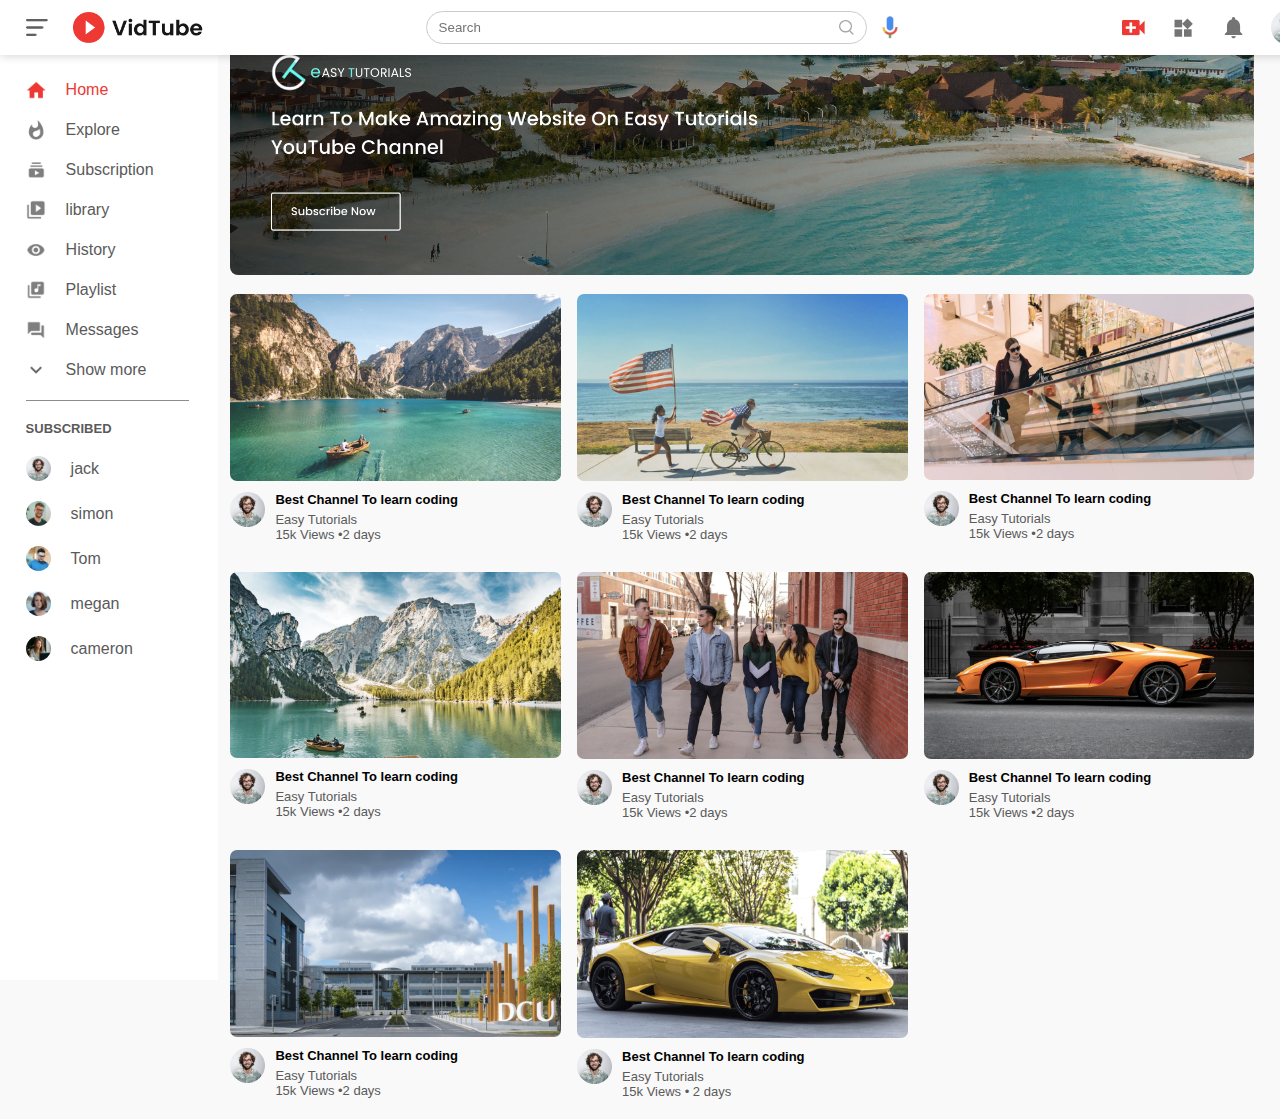
<file: index.html>
<!DOCTYPE html>
<html lang="en">
<head>
    <meta charset="UTF-8">
    <meta http-equiv="X-UA-Compatible" content="IE=edge">
    <meta name="viewport" content="width=device-width, initial-scale=1.0">
    <title>youtube</title>
    <!-- css link -->
    <link rel="stylesheet" href="styles/style.css">
</head>
<body>
    <!-- header start -->
<header>
    <!-- top nav bar -->
    <nav class="flex-div">
      <div class="nav-left flex-div">
        <img src="images/menu.png" alt="" onclick="menuIcon()" class="menu-icon">
        <img src="images/logo.png" alt="" class="logo">
      </div>
      <div class="nav-middle flex-div">
        <div class="search-box flex-div">
          <input type="text" placeholder="Search">
          <img src="images/search.png" alt="">
        </div>
        <img src="images/voice-search.png" alt="" class="mic-icon">
      </div>
      <div class="nav-right flex-div">
        <img src="images/upload.png" alt="">
        <img src="images/more.png" alt="">
        <img src="images/notification.png" alt="">
        <img src="images/Jack.png" alt="" class="user-icon">
      </div>
    </nav>
    <!-- side nav bar -->
    <div id="sideBar" class="sidebar">
      <div class="shortcut-links ">
        <a href=""><img src="images/home.png" alt=""><p>Home</p></img></a>
        <a href=""><img src="images/explore.png" alt=""><p>Explore</p></img></a>
        <a href=""><img src="images/subscriprion.png" alt=""><p>Subscription</p></img></a>
        <a href=""><img src="images/library.png" alt=""><p>library</p></img></a>
        <a href=""><img src="images/history.png" alt=""><p>History</p></img></a>
        <a href=""><img src="images/playlist.png" alt=""><p>Playlist</p></img></a>
        <a href=""><img src="images/messages.png" alt=""><p>Messages</p></img></a>
        <a href=""><img src="images//show-more.png" alt=""><p>Show more</p></img></a> 
        <hr>
      </div>
      <div class="subscribed-list">
        <h3>SUBSCRIBED</h3>
          <a href=""><img src="images/Jack.png" alt=""><p>jack</p></img></a>
          <a href=""><img src="images/simon.png" alt=""><p>simon</p></img></a>
          <a href=""><img src="images/tom.png" alt=""><p>Tom</p></img></a>
          <a href=""><img src="images/megan.png" alt=""><p>megan</p></img></a>
          <a href=""><img src="images/cameron.png" alt=""><p>cameron</p></img></a>
      </div>
    </div>
</header>
 <!-- header end -->
    <!-- main start -->
<main>
  <section id="largeConatiner" class="container">
    <div class="banner">
      <img src="images/banner.png" alt="">
    </div>
    <div class="list-container">
      <div class="vid-list">
        <a href="playVideo.html"><img src="images/thumbnail1.png" class="thumbnail"></a>
        <div class="flex-div">
          <img src="images/Jack.png" alt="">
            <div class="vid-info">
              <a href="playVideo.html">Best Channel To learn coding</a>
              <p>Easy Tutorials</p>
              <p>15k Views &bull;2 days</p>
            </div>
          </img>
        </div>
      </div>
      <div class="vid-list">
        <a href="playVideo.html"><img src="images/thumbnail2.png" class="thumbnail"></a>
        <div class="flex-div">
          <img src="images/Jack.png" alt="">
            <div class="vid-info">
              <a href="">Best Channel To learn coding</a>
              <p>Easy Tutorials</p>
              <p>15k Views &bull;2 days</p>
            </div>
          </img>
        </div>
      </div>
      <div class="vid-list">
        <a href="playVideo.html"><img src="images/thumbnail3.png" class="thumbnail"></a>
        <div class="flex-div">
          <img src="images/Jack.png" alt="">
            <div class="vid-info">
              <a href="">Best Channel To learn coding</a>
              <p>Easy Tutorials</p>
              <p>15k Views &bull;2 days</p>
            </div>
          </img>
        </div>
      </div>
      <div class="vid-list">
        <a href="playVideo.html"><img src="images/thumbnail4.png" class="thumbnail"></a>
        <div class="flex-div">
          <img src="images/Jack.png" alt="">
            <div class="vid-info">
              <a href="">Best Channel To learn coding</a>
              <p>Easy Tutorials</p>
              <p>15k Views &bull;2 days</p>
            </div>
          </img>
        </div>
      </div>
      <div class="vid-list">
        <a href="playVideo.html"><img src="images/thumbnail5.png" class="thumbnail"></a>
        <div class="flex-div">
          <img src="images/Jack.png" alt="">
            <div class="vid-info">
              <a href="">Best Channel To learn coding</a>
              <p>Easy Tutorials</p>
              <p>15k Views &bull;2 days</p>
            </div>
          </img>
        </div>
      </div>
      <div class="vid-list">
        <a href="playVideo.html"><img src="images/thumbnail6.png" class="thumbnail"></a>
        <div class="flex-div">
          <img src="images/Jack.png" alt="">
            <div class="vid-info">
              <a href="">Best Channel To learn coding</a>
              <p>Easy Tutorials</p>
              <p>15k Views &bull;2 days</p>
            </div>
          </img>
        </div>
      </div>
      <div class="vid-list">
        <a href="playVideo.html"><img src="images/thumbnail7.png" class="thumbnail"></a>
        <div class="flex-div">
          <img src="images/Jack.png" alt="">
            <div class="vid-info">
              <a href="">Best Channel To learn coding</a>
              <p>Easy Tutorials</p>
              <p>15k Views &bull;2 days</p>
            </div>
          </img>
        </div>
      </div>
      <div class="vid-list">
        <a href="playVideo.html"><img src="images/thumbnail8.png" class="thumbnail"></a>
        <div class="flex-div">
          <img src="images/Jack.png" alt="">
            <div class="vid-info">
              <a href="">Best Channel To learn coding</a>
              <p>Easy Tutorials</p>
              <p>15k Views &bull; 2 days</p>
            </div>
          </img>
        </div>
      </div>
    </div>
  </section>
</main>
 <!-- main end -->
    <!-- footer start -->
<footer></footer>
 <!-- footer end -->
 <!-- js link -->
 <script src="function/main.js"></script>
</body>
</html>
</file>
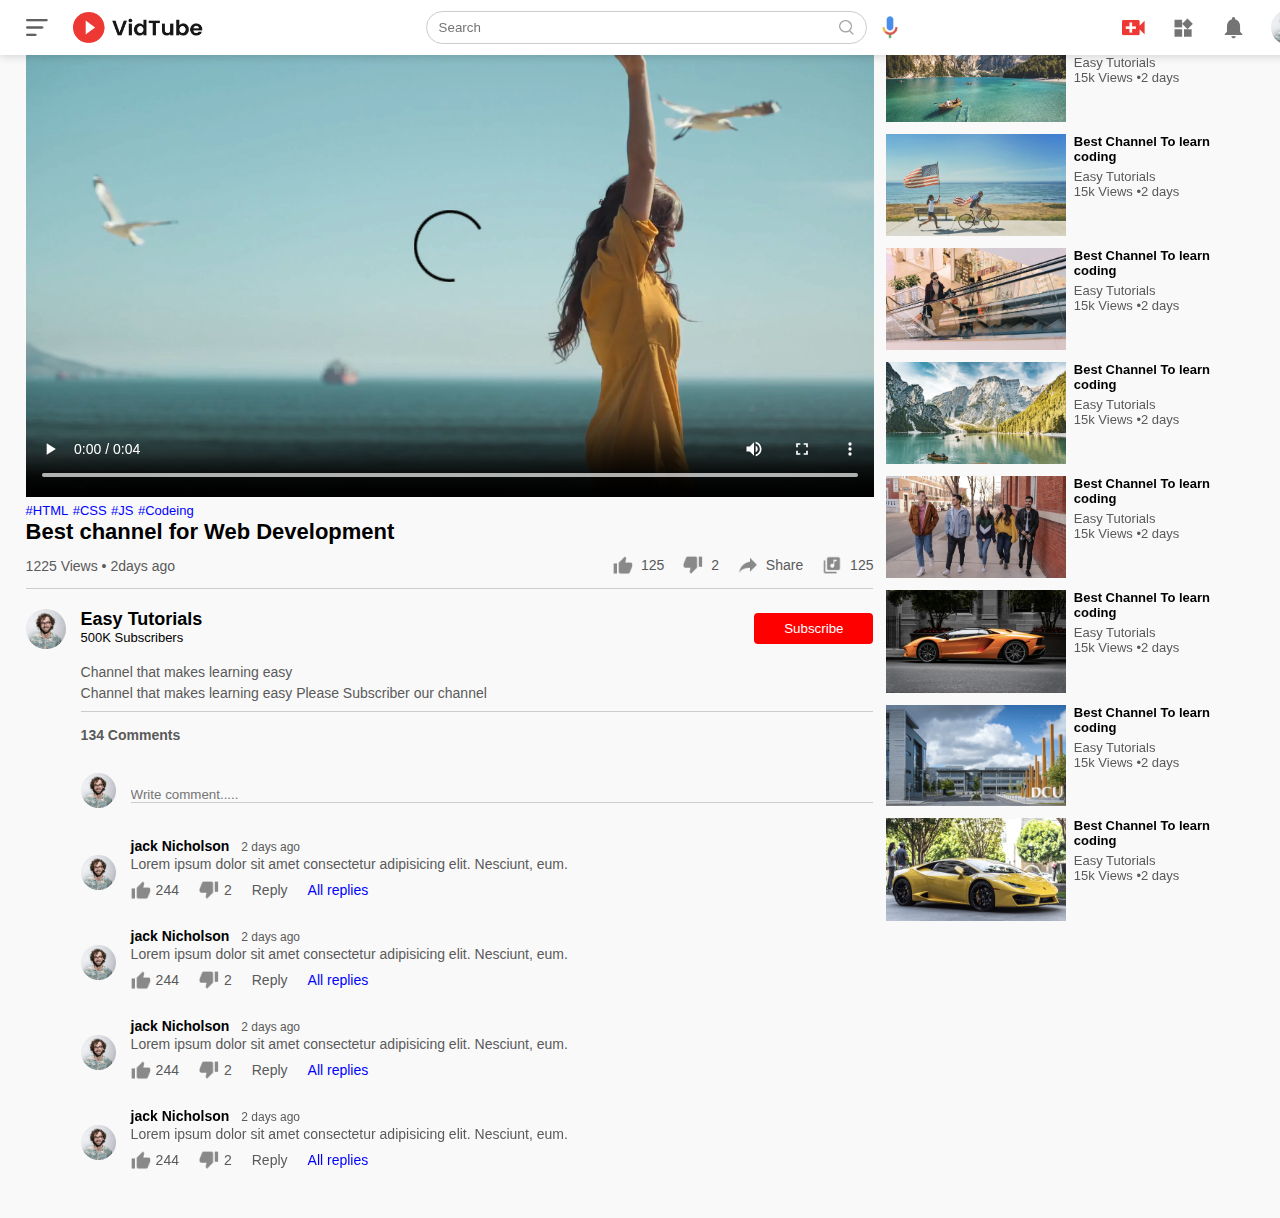
<file: playVideo.html>
<!DOCTYPE html>
<html lang="en">
<head>
    <meta charset="UTF-8">
    <meta http-equiv="X-UA-Compatible" content="IE=edge">
    <meta name="viewport" content="width=device-width, initial-scale=1.0">
    <title>Play-video</title>
    <link rel="stylesheet" href="styles/style.css">
</head>
<body>
    <header>
        <!-- top nav bar -->
    <nav class="flex-div">
        <div class="nav-left flex-div">
          <img src="images/menu.png" alt="" onclick="menuIcon()" class="menu-icon">
          <img src="images/logo.png" alt="" class="logo">
        </div>
        <div class="nav-middle flex-div">
          <div class="search-box flex-div">
            <input type="text" placeholder="Search">
            <img src="images/search.png" alt="">
          </div>
          <img src="images/voice-search.png" alt="" class="mic-icon">
        </div>
        <div class="nav-right flex-div">
          <img src="images/upload.png" alt="">
          <img src="images/more.png" alt="">
          <img src="images/notification.png" alt="">
          <img src="images/Jack.png" alt="" class="user-icon">
        </div>
      </nav>
    </header>
    <!-- side menu -->
    
    <!-- header end -->
    <!-- main start -->
    <main>
        <div class="container play-container">
            <div class="row">
                <div class="play-video">
                    <video controls autoplay>
                        <source src="images/video.mp4" type="video/mp4">
                    </video>
                    <div class="tags">
                        <a href="">#HTML</a>
                        <a href="">#CSS</a>
                        <a href="">#JS</a>
                        <a href="">#Codeing</a>
                    </div>
                    <h3>Best channel for Web Development</h3>
                    <div class="play-video-info">
                        <p>1225 Views &bull; 2days ago</p>
                        <div>
                            <a href=""><img src="images/like.png" alt="">125</a>
                            <a href=""><img src="images/dislike.png" alt="">2</a>
                            <a href=""><img src="images/share.png" alt="">Share</a>
                            <a href=""><img src="images/save.png" alt="">125</a>
                        </div>
                    </div>
                    <hr>
                    <div class="plublisher">
                        <img src="images/Jack.png" alt="">
                        <div>
                            <p>Easy Tutorials</p>
                            <span>500K Subscribers</span>
                        </div>
                        <button type="button">Subscribe</button>
                    </div>
                    <div class="vid-description">
                        <p>Channel that makes learning easy</p>
                        <p>Channel that makes learning easy Please Subscriber our channel</p>
                        <hr>
                        <h4>134 Comments</h4>
                        <div class="add-comment">
                            <img src="images/Jack.png" alt="">
                            <input type="text" placeholder="Write comment.....">
                        </div>
                        <div class="old-comment">
                            <img src="images/Jack.png" alt="">
                            <div>
                                <h3>jack Nicholson <span>2 days ago</span></h3>
                                <p>Lorem ipsum dolor sit amet consectetur adipisicing elit. Nesciunt, eum.</p>
                                <div class="acomment-action">
                                    <img src="images/like.png" alt="">
                                    <span>244</span>
                                    <img src="images/dislike.png" alt="">
                                    <span>2</span>
                                    <span>Reply</span>
                                    <a href="">All replies</a>
                                </div>
                            </div>
                        </div>
                        <div class="old-comment">
                            <img src="images/Jack.png" alt="">
                            <div>
                                <h3>jack Nicholson <span>2 days ago</span></h3>
                                <p>Lorem ipsum dolor sit amet consectetur adipisicing elit. Nesciunt, eum.</p>
                                <div class="acomment-action">
                                    <img src="images/like.png" alt="">
                                    <span>244</span>
                                    <img src="images/dislike.png" alt="">
                                    <span>2</span>
                                    <span>Reply</span>
                                    <a href="">All replies</a>
                                </div>
                            </div>
                        </div>
                        <div class="old-comment">
                            <img src="images/Jack.png" alt="">
                            <div>
                                <h3>jack Nicholson <span>2 days ago</span></h3>
                                <p>Lorem ipsum dolor sit amet consectetur adipisicing elit. Nesciunt, eum.</p>
                                <div class="acomment-action">
                                    <img src="images/like.png" alt="">
                                    <span>244</span>
                                    <img src="images/dislike.png" alt="">
                                    <span>2</span>
                                    <span>Reply</span>
                                    <a href="">All replies</a>
                                </div>
                            </div>
                        </div>
                        <div class="old-comment">
                            <img src="images/Jack.png" alt="">
                            <div>
                                <h3>jack Nicholson <span>2 days ago</span></h3>
                                <p>Lorem ipsum dolor sit amet consectetur adipisicing elit. Nesciunt, eum.</p>
                                <div class="acomment-action">
                                    <img src="images/like.png" alt="">
                                    <span>244</span>
                                    <img src="images/dislike.png" alt="">
                                    <span>2</span>
                                    <span>Reply</span>
                                    <a href="">All replies</a>
                                </div>
                            </div>
                        </div>
                    </div>
                    
                </div>
                <div class="right-sidebar">
                    <div class="side-video-list">
                        <a href="" class="small-thumbnail"><img src="images/thumbnail1.png" alt=""></a>
                        <div class="vid-info">
                            <a href="playVideo.html">Best Channel To learn coding</a>
                            <p>Easy Tutorials</p>
                            <p>15k Views &bull;2 days</p>
                        </div>
                    </div>  
                    <div class="side-video-list">
                        <a href="" class="small-thumbnail"><img src="images/thumbnail2.png" alt=""></a>
                        <div class="vid-info">
                            <a href="playVideo.html">Best Channel To learn coding</a>
                            <p>Easy Tutorials</p>
                            <p>15k Views &bull;2 days</p>
                        </div>
                    </div>
                    <div class="side-video-list">
                        <a href="" class="small-thumbnail"><img src="images/thumbnail3.png" alt=""></a>
                        <div class="vid-info">
                            <a href="playVideo.html">Best Channel To learn coding</a>
                            <p>Easy Tutorials</p>
                            <p>15k Views &bull;2 days</p>
                        </div>
                    </div>
                    <div class="side-video-list">
                        <a href="" class="small-thumbnail"><img src="images/thumbnail4.png" alt=""></a>
                        <div class="vid-info">
                            <a href="playVideo.html">Best Channel To learn coding</a>
                            <p>Easy Tutorials</p>
                            <p>15k Views &bull;2 days</p>
                        </div>
                    </div>
                    <div class="side-video-list">
                        <a href="" class="small-thumbnail"><img src="images/thumbnail5.png" alt=""></a>
                        <div class="vid-info">
                            <a href="playVideo.html">Best Channel To learn coding</a>
                            <p>Easy Tutorials</p>
                            <p>15k Views &bull;2 days</p>
                        </div>
                    </div>
                    <div class="side-video-list">
                        <a href="" class="small-thumbnail"><img src="images/thumbnail6.png" alt=""></a>
                        <div class="vid-info">
                            <a href="playVideo.html">Best Channel To learn coding</a>
                            <p>Easy Tutorials</p>
                            <p>15k Views &bull;2 days</p>
                        </div>
                    </div>
                    <div class="side-video-list">
                        <a href="" class="small-thumbnail"><img src="images/thumbnail7.png" alt=""></a>
                        <div class="vid-info">
                            <a href="playVideo.html">Best Channel To learn coding</a>
                            <p>Easy Tutorials</p>
                            <p>15k Views &bull;2 days</p>
                        </div>
                    </div>
                    <div class="side-video-list">
                        <a href="" class="small-thumbnail"><img src="images/thumbnail8.png" alt=""></a>
                        <div class="vid-info">
                            <a href="playVideo.html">Best Channel To learn coding</a>
                            <p>Easy Tutorials</p>
                            <p>15k Views &bull;2 days</p>
                        </div>
                    </div>
                   
                </div>
            </div>
        </div>
    </main>
</body>
</html>
</file>
<file: styles/style.css>
*{
    margin: 0;
    padding: 0;
    font-family: 'poppins',sans-serif;
    box-shadow: border-box;
}
a{
    text-decoration: none;
    color: #5a5a5a;
}
img{
    cursor: pointer;
}
.flex-div{
    display: flex;
    align-items: center;
}
/* nav top */
nav{
    width: 100%;
    padding: 10px 2%;
    justify-content: space-between;
    box-shadow: 0 0 10px rgba(0, 0, 0, 0.2);
    background: #fff;
    position: fixed;
    top: 0;
    z-index: 10;
}
.nav-right img{
    width: 25px;
    margin-right: 25px;
}
.nav-right .user-icon{
    width: 35px;
    border-radius: 50%;
    margin-right: 0;
}
.nav-left .menu-icon{
    width: 22px;
    margin-right: 25px;
}
.nav-left .logo{
    width: 130px;
}
.nav-middle .mic-icon{
    width: 16px;
}
.nav-middle .search-box{
    margin-right: 15px;
    padding: 8px 12px;
    border: 1px solid #ccc;
    border-radius: 25px;
}
.nav-middle .search-box input{
    width: 400px;
    border:0;
    outline: 0;
    background: transparent;
}
.nav-middle .search-box img{
    width: 15px;
}
/* side nav bar */
.sidebar{
    background: #fff;
    width: 15%;
    height: 100vh;
    position: fixed;
    top: 0;
    padding-left: 2%;
    padding-top: 80px;
}
.sidebar .shortcut-links a img{
    width: 20px;
    margin-right: 20px;
}
.sidebar .shortcut-links a{
    display: flex;
    align-items: center;
    margin-bottom: 20px;
    width: fit-content;
    flex-wrap: wrap;
}
.sidebar .shortcut-links a:first-child{
  color: #ed3833;  
}
.sidebar hr{
    border: 0;
    height: 1px;
    background: rgb(141, 139, 139);
    width: 85%;
}
.sidebar .subscribed-list h3{
    font-size: 13px;
    margin: 20px 0;
    color: #5a5a5a;
}
.sidebar .subscribed-list a{
    display: flex;
    align-items: center;
    margin-bottom: 20px;
    width: fit-content;
    flex-wrap: wrap;
}
.sidebar .subscribed-list a img{
    width: 25px;
    border-radius: 50%;
    margin-right: 20px;
}
/* javascript style part */
.small-sidebar{
    width: 5%;
}
.small-sidebar a p{
    display: none;
}
.small-sidebar hr{
    width: 50%;
    margin-bottom: 20px;
}
.small-sidebar h3{
    display: none;
}
/* main section design start */
.container{
    background: #f9f9f9;
    padding-top: 20px;
    padding-bottom: 20px;
    padding-left: 18%;
    padding-right: 2%;
}
/* conatiner edsign javascript */
.lagrge-container{
    padding-left: 7%;
}
/* banner */
.banner img{
    width: 100%;
    border-radius: 8px;
}
/* video section */
.list-container{
    display: grid;
    grid-template-columns: repeat(auto-fit,minmax(250px, 1fr));
    grid-column-gap: 16px;
    grid-row-gap: 30px;
    margin-top: 15px;

}
.vid-list .thumbnail{
    width: 100%;
    border-radius: 7px;
}
.vid-list .flex-div{
    align-items: flex-start;
    margin-top: 7px;
}
.vid-list .flex-div img{
   width: 35px;
   margin-right: 10px;
   border-radius: 50%;
}
.vid-info{
    color: #5a5a5a;
    font-size: 13px;
}
.vid-info a{
    color: #000;
    font-weight: 600;
    display: block;
    margin-bottom: 5px;
}
/*  video play page */
.play-container{
    padding-left: 2%;
}
.row{
    display: flex;
    justify-content: space-between;
    flex-wrap: wrap;
}
.play-video{
    flex-basis: 69%;
}
.right-sidebar{
    flex-basis: 30%;
}
.play-video video{
    width: 100%;
}
.play-video .tags a{
    color: #0000ff;
    font-size: 13px;
}
.play-video h3{
    font-weight: 600;
    font-size: 22px;
}
.play-video .play-video-info{
    display: flex;
    align-items: center;
    justify-content: space-between;
    flex-wrap: wrap;
    margin-top: 10px;
    font-size: 14px;
    color: #5a5a5a;
}
.play-video .play-video-info a img{
    width: 20px;
    margin-right: 8px;
}
.play-video .play-video-info a{
    display: inline-flex;
    align-items: center;
    margin-left: 15px;
}
.play-video hr{
    border: 0;
    height: 1px;
    background: #ccc;
    margin: 10px 0;
}
/* side video */
.side-video-list{
    display: flex;
    justify-content: space-between;
    margin-bottom: 8px;
}
.side-video-list img{
    width: 100%;
}
.side-video-list .small-thumbnail{
    flex-basis: 49%;
}
.side-video-list .vid-info{
    flex-basis: 49%;
}
.plublisher{
    display: flex;
    align-items: center;
    margin-top: 20px;
}
.plublisher div{
    flex: 1;
    line-height: 18px;
}
.plublisher img{
    width: 40px;
    border-radius: 50%;
    margin-right: 15px;
}
.plublisher div p{
    color: #000;
    font-weight: 600;
    font-size: 18px;
}
.plublisher div span{
    font-size: 13px;
    columns: #5a5a5a;
}
.plublisher button{
    background: red;
    color: #fff;
    padding: 8px 30px;
    border: 0;
    outline: 0;
    border-radius: 4px;
    cursor: pointer;
}
.vid-description{
    padding-left: 55px;
    margin: 15px 0;
}
.vid-description p{
    font-size: 14px;
    margin-bottom: 5px;
    color: #5a5a5a;
}
.vid-description h4{
    font-size: 14px;
    margin-top: 15px;
    color: #5a5a5a;
}
.add-comment{
    display: flex;
    align-items: center;
    margin: 30px 0;
}
.add-comment img{
    width: 35px;
    border-radius: 50%;
    margin-right: 15px;
}
.add-comment input{
    border: 0;
    outline: 0;
    border-bottom: 1px solid #ccc;
    width: 100%;
    padding-top: 10px;
    background: transparent;
}
.old-comment{
    display: flex;
    align-items: center;
    margin: 20px 0;
}
.old-comment img{
    width: 35px;
    border-radius: 50%;
    margin-right: 15px;
}
.old-comment h3{
    font-size: 14px;
    margin-bottom: 2px;
}
.old-comment h3 span{
    font-size: 12px;
    margin-left: 8px;
    color: #5a5a5a;
    font-weight: 500;
}
.old-comment .acomment-action{
    display: flex;
    align-items: center;
    margin: 8px 0;
    font-size: 14px;
}
.old-comment .acomment-action img{
    border-radius: 0;
    width: 20px;
    margin-right: 5px;
}
.old-comment .acomment-action span{
    margin-right: 20px;
    color: #5a5a5a;
}
.old-comment .acomment-action a{
    color: #0000ff;
}
/* responcive */
@media (max-width: 900px) {
    .menu-icon{
        display: none;
    }
    .sidebar{
        display: none;
    }
    .container, .lagrge-container{
        padding-left: 5%;
        padding-right: 5%;
    }
    .nav-right img{
        display: none;
    }
    .nav-right .user-icon{
        display: block;
        width: 30px;
    }
    .nav-middle .search-box input{
        width: 100px;
    }
    .nav-middle .mic-icon{
        display: none;
    }
    .logo{
        width: 90px;
    }
    .play-video{
        flex-basis: 100%;
    }
    .right-sidebar{
        flex-basis: 100%;
    }
    .play-container{
        padding-left: 5%;
    }
    .vid-description{
        padding-left: 0;
    }
    .play-video .play-video-info a{
        margin-left: 0;
        margin-right: 15px;
        margin-top: 15px;
    }
}
</file>
